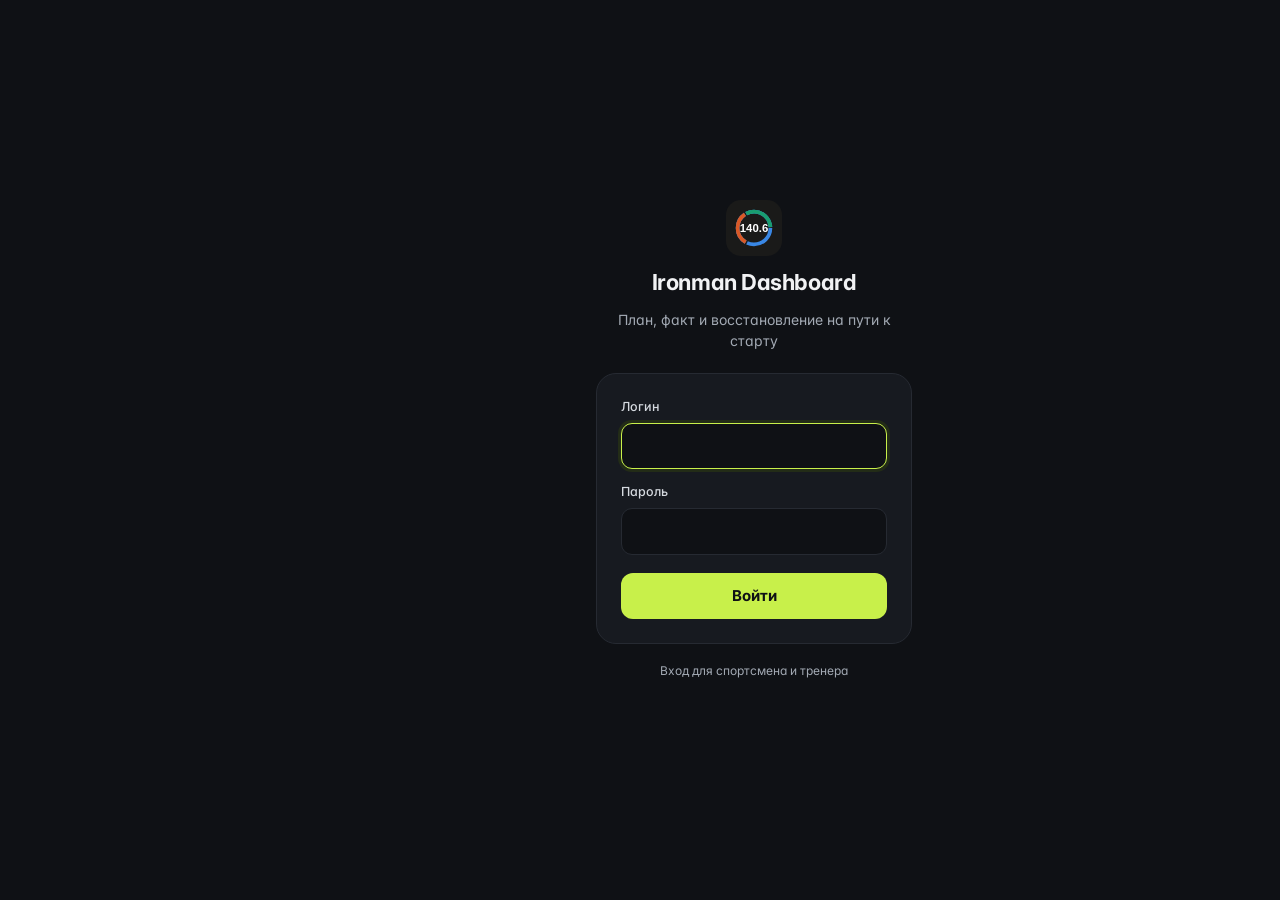
<file: web/login.html>
<!doctype html>
<html lang="ru">
<head>
  <meta charset="utf-8">
  <meta name="viewport" content="width=device-width, initial-scale=1, viewport-fit=cover">
  <title>Вход · Ironman</title>
  <meta name="theme-color" content="#0f1115">
  <link rel="manifest" href="manifest.webmanifest">
  <link rel="icon" href="icons/icon.svg" type="image/svg+xml">
  <link rel="apple-touch-icon" href="icons/icon-192.png">
  <link href="https://fonts.googleapis.com/css2?family=Barlow+Condensed:wght@600;700&family=Inter:wght@400;500;600;700&display=swap" rel="stylesheet">
  <link rel="stylesheet" href="styles.css?v=23">
  <style>
    body { min-height: 100vh; display: grid; place-items: center; padding: 24px 16px; }
    .login { width: 100%; max-width: 380px; }
    .login-brand { display: flex; flex-direction: column; align-items: center; gap: 10px; margin-bottom: 22px; text-align: center; }
    .login-brand img { width: 56px; height: 56px; border-radius: 15px; }
    .login-brand h1 { margin: 0; font-size: 22px; letter-spacing: -.02em; }
    .login-brand p { margin: 0; color: var(--muted); }
    .login .card { padding: 24px; }
    .field { display: flex; flex-direction: column; gap: 6px; margin-bottom: 14px; }
    .field span { font-size: 12.5px; font-weight: 500; color: var(--ink-2); }
    .field input {
      font: inherit; font-size: 15px; color: var(--ink); background: var(--page);
      border: 1px solid var(--border); border-radius: 11px; padding: 11px 13px; outline: none;
    }
    .field input:focus { border-color: var(--accent); box-shadow: 0 0 0 3px var(--accent-soft); }
    .login .btn.primary { width: 100%; padding: 11px; font-size: 15px; margin-top: 4px; }
    .err { display: none; margin-bottom: 14px; padding: 10px 12px; border-radius: 10px; font-size: 13px; background: var(--bad-soft); color: var(--bad-ink); }
    .err.on { display: block; }
    .foot { margin-top: 18px; text-align: center; font-size: 12px; color: var(--muted); }
  </style>
</head>
<body>
  <main class="login">
    <div class="login-brand">
      <img src="icons/icon.svg" alt="">
      <h1>Ironman Dashboard</h1>
      <p>План, факт и восстановление на пути к старту</p>
    </div>
    <form class="card" id="f" autocomplete="on">
      <div class="err" id="err" role="alert"></div>
      <label class="field"><span>Логин</span>
        <input name="login" autocomplete="username" autocapitalize="none" spellcheck="false" required autofocus></label>
      <label class="field"><span>Пароль</span>
        <input name="password" type="password" autocomplete="current-password" required></label>
      <button class="btn primary" type="submit">Войти</button>
    </form>
    <div class="foot">Вход для спортсмена и тренера</div>
  </main>
  <script>
    const f = document.getElementById("f"), err = document.getElementById("err");
    f.onsubmit = async (e) => {
      e.preventDefault();
      const b = f.querySelector("button"); b.disabled = true; err.classList.remove("on");
      try {
        const r = await fetch("/api/login", { method: "POST", headers: { "Content-Type": "application/json" },
          body: JSON.stringify({ login: f.login.value, password: f.password.value }) });
        if (r.ok) { location.replace("/"); return; }
        const d = await r.json().catch(() => ({}));
        err.textContent = d.detail || "Не удалось войти"; err.classList.add("on");
        f.password.value = ""; f.password.focus();
      } catch { err.textContent = "Нет связи с сервером"; err.classList.add("on"); }
      b.disabled = false;
    };
  </script>
</body>
</html>
</file>
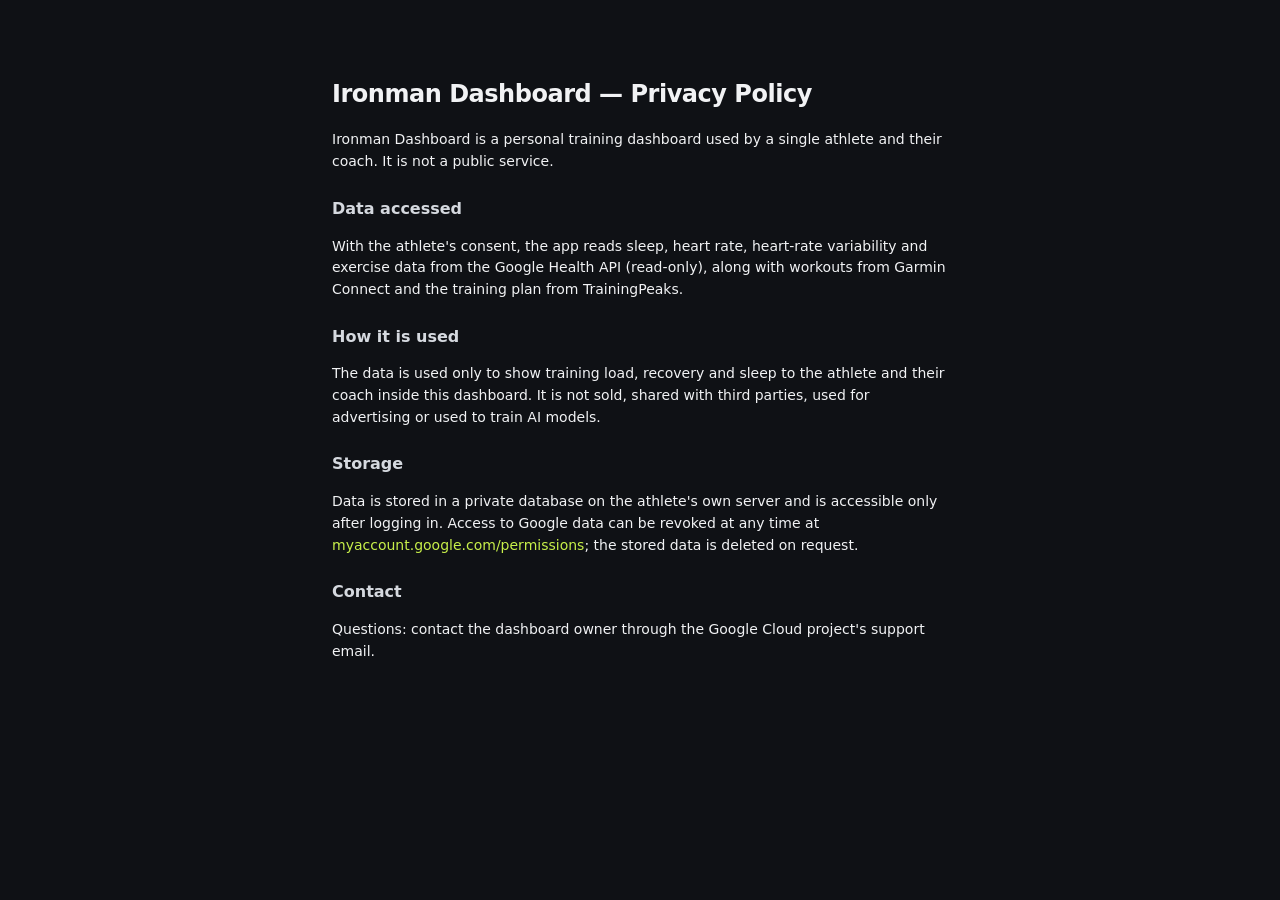
<file: web/privacy.html>
<!doctype html>
<html lang="ru">
<head>
  <meta charset="utf-8">
  <meta name="viewport" content="width=device-width, initial-scale=1">
  <title>Privacy · Ironman Dashboard</title>
  <link rel="stylesheet" href="styles.css?v=19">
  <style>
    body { padding: 32px 16px; }
    main { max-width: 680px; margin: 0 auto; line-height: 1.55; }
    h1 { font-size: 24px; letter-spacing: -.02em; }
    h2 { font-size: 16px; margin-top: 24px; }
  </style>
</head>
<body>
<main>
  <h1>Ironman Dashboard — Privacy Policy</h1>
  <p>Ironman Dashboard is a personal training dashboard used by a single athlete and their coach. It is not a public service.</p>
  <h2>Data accessed</h2>
  <p>With the athlete's consent, the app reads sleep, heart rate, heart-rate variability and exercise data from the Google Health API (read-only), along with workouts from Garmin Connect and the training plan from TrainingPeaks.</p>
  <h2>How it is used</h2>
  <p>The data is used only to show training load, recovery and sleep to the athlete and their coach inside this dashboard. It is not sold, shared with third parties, used for advertising or used to train AI models.</p>
  <h2>Storage</h2>
  <p>Data is stored in a private database on the athlete's own server and is accessible only after logging in. Access to Google data can be revoked at any time at <a href="https://myaccount.google.com/permissions">myaccount.google.com/permissions</a>; the stored data is deleted on request.</p>
  <h2>Contact</h2>
  <p>Questions: contact the dashboard owner through the Google Cloud project's support email.</p>
</main>
</body>
</html>
</file>
<file: web/styles.css>
/* ============ токены ============ */
/* Тёмная спортивная тема (макет из Claude Design): графит, салатовый акцент, цвета дисциплин */
:root {
  color-scheme: dark;
  --page: #0f1115;
  --surface: #171a20;
  --surface-2: #1f232b;
  --surface-3: #2a2f38;
  --ink: #f1f2f4;
  --ink-2: #d5d9df;
  --muted: #a2a9b3;
  --grid: #23272f;
  --axis: #3a3f48;
  --border: #262a32;
  --shadow: none;
  --accent: #c8f04a;
  --accent-ink: #0f1115;
  --accent-soft: #232c17;
  /* виды спорта — категориальные слоты */
  --swim: #4fb3ff; --bike: #ffb84d; --run: #ff6f59; --strength: #b28cff;
  --hockey: #8e9bff; --football: #ff7fb0; --other: #8a919b;
  /* серии графиков */
  --s1: #5aa9ff; --s2: #ffb84d; --s3: #c8f04a;
  /* статусы */
  --good: #7ed957; --warning: #f5c44e; --serious: #ff8a5c; --critical: #ff5c5c;
  --good-ink: #9be36b; --warn-ink: #f5c44e; --bad-ink: #ff8a7a;
  --good-soft: #1b2a16; --warn-soft: #2e2510; --bad-soft: #351919;
  --radius: 20px;
  --font: "Inter", system-ui, -apple-system, "Segoe UI", Roboto, sans-serif;
  --display: "Barlow Condensed", "Inter", system-ui, sans-serif;
}

/* ============ база ============ */
* { box-sizing: border-box; }
html, body { margin: 0; }
body {
  background: var(--page); color: var(--ink);
  font: 14px/1.5 var(--font); font-feature-settings: "cv11", "ss01";
  -webkit-font-smoothing: antialiased;
}
a { color: var(--accent); text-decoration: none; }
.muted { color: var(--muted); }
.num { font-variant-numeric: tabular-nums; }
code { background: var(--surface-2); padding: 1px 6px; border-radius: 6px; font-size: 12.5px; }
svg.ico { width: 18px; height: 18px; flex: none; stroke: currentColor; fill: none; stroke-width: 1.8; stroke-linecap: round; stroke-linejoin: round; }
h2 { font-size: 13px; font-weight: 600; color: var(--ink-2); margin: 28px 0 10px; }
h2:first-child { margin-top: 0; }

/* ============ каркас ============ */
.sidebar {
  position: fixed; inset: 0 auto 0 0; width: 228px; z-index: 20;
  display: flex; flex-direction: column; gap: 20px; padding: 20px 14px;
  background: var(--surface); border-right: 1px solid var(--border);
}
.brand { display: flex; align-items: center; gap: 10px; padding: 0 6px; }
.brand img { width: 32px; height: 32px; border-radius: 9px; }
.brand b { display: block; font-size: 15px; letter-spacing: -.01em; }
.brand span { display: block; font-size: 12px; }
.tabs { display: flex; flex-direction: column; gap: 2px; }
.tabs a {
  display: flex; align-items: center; gap: 11px; padding: 9px 10px; border-radius: 10px;
  color: var(--ink-2); font-weight: 500;
}
.tabs a:hover { background: var(--surface-2); color: var(--ink); }
.tabs a.active { background: var(--accent-soft); color: var(--accent); }
.sidebar-foot { margin-top: auto; display: flex; flex-direction: column; gap: 8px; }
#sync-info { font-size: 12px; padding: 0 6px; }
.mobile-bar { display: none; }

main { margin-left: 228px; padding: 28px 32px 48px; max-width: 1360px; }
.view { display: none; }
.view.active { display: block; animation: fade .18s ease-out; }
@keyframes fade { from { opacity: 0; transform: translateY(4px); } to { opacity: 1; transform: none; } }

/* ============ элементы ============ */
.btn {
  font: inherit; font-weight: 500; cursor: pointer; border-radius: 10px; padding: 8px 14px;
  border: 1px solid var(--border); background: var(--surface); color: var(--ink);
  display: inline-flex; align-items: center; gap: 8px; justify-content: center;
}
.btn:hover { background: var(--surface-2); }
.btn.primary { background: var(--accent); color: var(--accent-ink); font-weight: 700; border-color: transparent; }
.btn.primary:hover { filter: brightness(1.06); }
.btn.ghost { background: transparent; }
.btn.full { width: 100%; justify-content: flex-start; }
.btn:disabled { opacity: .55; cursor: progress; }
.btn:disabled svg { animation: spin 1s linear infinite; }
@keyframes spin { to { transform: rotate(360deg); } }
.icon-btn { all: unset; cursor: pointer; display: grid; place-items: center; width: 38px; height: 38px; border-radius: 10px; color: var(--ink-2); }
.icon-btn:hover { background: var(--surface-2); }
.badge { align-self: flex-start; font-size: 11px; font-weight: 600; padding: 2px 8px; border-radius: 99px; background: var(--warn-soft); color: var(--warn-ink); }

.card {
  background: var(--surface); border: 1px solid var(--border); border-radius: var(--radius);
  padding: 18px 20px; box-shadow: var(--shadow); min-width: 0;
}
.card-h { display: flex; align-items: center; justify-content: space-between; gap: 12px; margin-bottom: 14px; }
.card-h h3 { margin: 0; font-size: 15px; font-weight: 600; letter-spacing: -.005em; display: flex; align-items: center; gap: 8px; }
.card-h h3 .ico { color: var(--muted); }
.card-h .meta { font-size: 12px; color: var(--muted); text-align: right; }
.row-between { display: flex; align-items: center; justify-content: space-between; gap: 10px; flex-wrap: wrap; margin-bottom: 12px; }

.grid { display: grid; gap: 14px; }
.g2 { grid-template-columns: repeat(2, minmax(0, 1fr)); }
.g3 { grid-template-columns: repeat(3, minmax(0, 1fr)); }
.g4 { grid-template-columns: repeat(4, minmax(0, 1fr)); }
.stack { display: flex; flex-direction: column; gap: 16px; min-width: 0; }

.stat .label { font-size: 12px; color: var(--muted); font-weight: 500; }
.stat .value { font-size: 24px; font-weight: 650; letter-spacing: -.02em; margin-top: 2px; line-height: 1.2; }
.stat .value small { font-size: 13px; color: var(--muted); font-weight: 500; margin-left: 4px; letter-spacing: 0; }
.stat .delta { font-size: 12px; color: var(--muted); margin-top: 3px; }
.card.stat { padding: 14px 16px; }
.delta.up, .t-good { color: var(--good-ink) !important; }
.t-warn { color: var(--warn-ink) !important; }
.t-bad { color: var(--bad-ink) !important; }

.pill { display: inline-flex; align-items: center; gap: 6px; font-size: 12px; font-weight: 600; padding: 4px 10px; border-radius: 99px; background: var(--surface-2); color: var(--ink-2); white-space: nowrap; }
.pill .dot { width: 7px; height: 7px; border-radius: 50%; }
.dot.done { background: var(--good); } .dot.partial { background: var(--warning); }
.dot.off { background: var(--serious); } .dot.missed { background: var(--critical); }
.dot.upcoming, .dot.today { background: transparent; box-shadow: inset 0 0 0 2px var(--axis); }
.dot.unplanned { background: var(--accent); } .dot.rest { background: var(--axis); }

.seg { display: inline-flex; background: var(--surface-2); border-radius: 10px; padding: 3px; }
.seg button { font: inherit; font-size: 13px; font-weight: 500; border: 0; background: transparent; color: var(--ink-2); padding: 5px 12px; border-radius: 8px; cursor: pointer; }
.seg button.on { background: var(--surface); color: var(--ink); box-shadow: 0 0 0 1px var(--border), var(--shadow); }

.legend { display: flex; flex-wrap: wrap; gap: 6px 14px; font-size: 12px; color: var(--ink-2); }
.legend span { display: inline-flex; align-items: center; gap: 6px; }

.progress { height: 6px; border-radius: 99px; background: var(--surface-2); overflow: hidden; }
.progress > div { height: 100%; background: var(--accent); border-radius: 99px; }

.toast {
  position: fixed; left: 50%; bottom: 28px; transform: translateX(-50%); z-index: 50;
  background: var(--ink); color: var(--page); padding: 11px 16px; border-radius: 12px; font-size: 13.5px;
  max-width: min(560px, calc(100% - 32px)); white-space: pre-line; box-shadow: 0 8px 24px rgba(0,0,0,.18);
}

/* ============ страница «Сегодня» ============ */
.page-head { display: flex; align-items: flex-end; justify-content: space-between; gap: 16px; flex-wrap: wrap; margin-bottom: 20px; }
.page-head h1 { margin: 0; font-size: 26px; font-weight: 700; letter-spacing: -.025em; }
.page-head .sub { color: var(--muted); margin-top: 2px; }
.race-pill { display: flex; align-items: center; gap: 12px; padding: 10px 14px; border-radius: 14px; background: var(--surface); border: 1px solid var(--border); box-shadow: var(--shadow); }
.race-pill b { font-size: 20px; letter-spacing: -.02em; }
.race-pill .progress { width: 120px; }

.ready { display: grid; grid-template-columns: auto 1fr; gap: 6px 16px; align-items: center; padding: 16px 20px; margin-bottom: 16px; }
.ready .ring { grid-row: span 2; width: 44px; height: 44px; border-radius: 12px; display: grid; place-items: center; }
.ready .ring svg { width: 22px; height: 22px; }
.ready.good .ring { background: var(--good-soft); color: var(--good-ink); }
.ready.warn .ring { background: var(--warn-soft); color: var(--warn-ink); }
.ready.bad .ring { background: var(--bad-soft); color: var(--bad-ink); }
.ready .verdict { font-size: 16px; font-weight: 600; letter-spacing: -.01em; }
.factors { display: flex; flex-wrap: wrap; gap: 6px; }
.factor { display: inline-flex; align-items: center; gap: 6px; font-size: 12.5px; padding: 4px 10px; border-radius: 99px; background: var(--surface-2); color: var(--ink-2); }
.factor b { color: var(--ink); font-weight: 600; }
.factor i { width: 7px; height: 7px; border-radius: 50%; }
.factor.good i { background: var(--good); } .factor.warn i { background: var(--warning); } .factor.bad i { background: var(--critical); }

.kpis { display: grid; grid-template-columns: repeat(4, minmax(0, 1fr)); gap: 14px; margin-bottom: 16px; }
.kpi { display: flex; flex-direction: column; justify-content: space-between; gap: 10px; }
.kpi .stat .value { font-size: 30px; }
.kpi .spark { display: block; width: 100%; height: 30px; }
.kpi .bar-mini { margin: 8px 0 11px; }

.today-grid { display: grid; grid-template-columns: minmax(0, 1.65fr) minmax(320px, 1fr); gap: 16px; align-items: start; margin-bottom: 16px; }
.card.section { margin-bottom: 16px; }

.wo-today { display: grid; grid-template-columns: 44px 1fr auto; gap: 4px 14px; align-items: start; }
.wo-today + .wo-today { margin-top: 16px; padding-top: 16px; border-top: 1px solid var(--border); }
.sport-badge { width: 44px; height: 44px; border-radius: 12px; display: grid; place-items: center; color: var(--c); background: color-mix(in srgb, var(--c) 14%, transparent); }
.sport-badge svg { width: 22px; height: 22px; }
.wo-today .t { font-size: 17px; font-weight: 600; letter-spacing: -.01em; }
.wo-today .facts { display: flex; flex-wrap: wrap; gap: 4px 16px; color: var(--ink-2); font-size: 13px; margin-top: 2px; }
.wo-today .facts b { color: var(--ink); font-weight: 600; }
.wo-today .desc { grid-column: 2 / 4; white-space: pre-line; color: var(--ink-2); background: var(--surface-2); border-radius: 12px; padding: 12px 14px; margin-top: 10px; font-size: 13.5px; line-height: 1.55; position: relative; }
.desc .more { display: none; }
.desc.clamp { max-height: 9.5em; overflow: hidden; padding-bottom: 36px; }
.desc.clamp.expanded { max-height: none; }
.desc.clamp .more {
  all: unset; display: block; position: absolute; left: 0; right: 0; bottom: 0; padding: 26px 14px 9px; cursor: pointer;
  font-size: 12.5px; font-weight: 600; color: var(--accent); border-radius: 0 0 12px 12px;
  background: linear-gradient(to bottom, transparent, var(--surface-2) 55%);
}
.desc.clamp .more::after { content: "Показать полностью ↓"; }
.desc.clamp.expanded .more { position: static; background: none; padding: 8px 0 0; }
.desc.clamp.expanded .more::after { content: "Свернуть ↑"; }
.desc.clamp.expanded { padding-bottom: 12px; }
.empty { padding: 14px 0; color: var(--muted); }

.signals { display: flex; flex-direction: column; }
.signal { display: grid; grid-template-columns: 20px 1fr; gap: 10px; padding: 9px 0; font-size: 13.5px; }
.signal + .signal { border-top: 1px solid var(--border); }
.signal .ico { width: 18px; height: 18px; margin-top: 1px; }
.signal.bad .ico { color: var(--bad-ink); } .signal.warn .ico { color: var(--warn-ink); } .signal.good .ico { color: var(--good-ink); }

.mini-stats { display: grid; grid-template-columns: repeat(2, minmax(0, 1fr)); gap: 14px 12px; }
.mini-stats .stat .value { font-size: 20px; }
.divider { height: 1px; background: var(--border); margin: 14px 0; }
.src-tag { font-size: 11px; font-weight: 600; color: var(--muted); text-transform: uppercase; letter-spacing: .05em; margin-bottom: 8px; }

.training-grid { display: grid; grid-template-columns: 1fr 1.25fr 0.95fr; gap: 22px; }
.training-grid > div + div { border-left: 1px solid var(--border); padding-left: 24px; }
.race-list { display: grid; grid-template-columns: repeat(2, minmax(0, 1fr)); gap: 12px; }

/* ============ тренировка в списке ============ */
.workout { display: grid; grid-template-columns: 4px 1fr auto; gap: 0 14px; padding: 14px 18px 14px 0; cursor: pointer; }
.workout + .workout { border-top: 1px solid var(--border); }
.workout:hover { background: color-mix(in srgb, var(--surface-2) 50%, transparent); }
.workout .bar { border-radius: 0 4px 4px 0; background: var(--other); }
.workout .t { font-weight: 600; display: flex; align-items: center; gap: 8px; }
.workout .t .ico { width: 16px; height: 16px; color: var(--c); }
.workout .meta { color: var(--ink-2); font-size: 12.5px; margin-top: 2px; }
.workout .details { grid-column: 2 / 4; display: none; margin-top: 12px; font-size: 13.5px; cursor: default; }
.workout.open .details { display: block; }
.coach { background: var(--surface-2); padding: 9px 12px; border-radius: 10px; margin-top: 8px; font-size: 13px; }
.coach b { color: var(--ink-2); font-weight: 600; }
.pf { width: 100%; border-collapse: collapse; margin-top: 10px; font-size: 13px; }
.pf th, .pf td { text-align: right; padding: 6px 8px; border-bottom: 1px solid var(--border); }
.pf th:first-child, .pf td:first-child { text-align: left; color: var(--ink-2); font-weight: 500; }
.pf thead th { color: var(--muted); font-weight: 500; }

/* анализ Garmin / Fitbit */
.analysis { border: 1px solid var(--border); border-radius: 12px; padding: 14px; margin: 12px 0; }
.te-head { display: flex; gap: 8px; align-items: baseline; font-size: 13px; }
.te-head b { font-size: 18px; }
.meter { height: 6px; border-radius: 99px; background: var(--surface-2); margin: 5px 0; overflow: hidden; }
.meter > div { height: 100%; border-radius: 99px; background: var(--accent); }
.te-msg { font-size: 13px; color: var(--ink-2); }
.an-cells { margin-top: 12px; gap: 10px; }
.zones { margin-top: 12px; }
.zl { font-size: 12px; color: var(--muted); margin-bottom: 5px; }
.zbar { display: flex; height: 10px; gap: 2px; border-radius: 4px; overflow: hidden; }
.zlegend { display: flex; flex-wrap: wrap; gap: 4px 12px; font-size: 12px; color: var(--ink-2); margin-top: 5px; }
.zlegend i { display: inline-block; width: 8px; height: 8px; border-radius: 2px; margin-right: 4px; }
.z1 { background: #86b6ef; } .z2 { background: #5598e7; } .z3 { background: #2a78d6; } .z4 { background: #1c5cab; } .z5 { background: #104281; }
.z5 { background: #184f95; }
:root[data-theme="dark"] .z5 { background: #184f95; }
.bal { margin-bottom: 10px; }
.bal-h { display: flex; justify-content: space-between; font-size: 13px; margin-bottom: 4px; }
.brange { position: relative; height: 8px; background: var(--surface-2); border-radius: 99px; }
.brange .band { position: absolute; top: 0; bottom: 0; background: color-mix(in srgb, var(--good) 26%, transparent); border-radius: 99px; }
.brange .val { position: absolute; left: 0; top: 2px; height: 4px; background: var(--ink-2); border-radius: 99px; }
.brange .val.ok { background: var(--good-ink); }

/* режим */
.nights { display: flex; gap: 4px; margin-top: 14px; }
.night { flex: 1 1 0; min-width: 0; text-align: center; font-size: 10.5px; color: var(--muted); }
.night i { display: block; height: 18px; border-radius: 5px; margin-bottom: 3px; background: var(--surface-2); }
.night.ok i { background: var(--good); } .night.near i { background: var(--warning); } .night.late i { background: color-mix(in srgb, var(--critical) 80%, transparent); }

/* ============ две линии План / Факт ============ */
.lanes { position: relative; }
.lane-grid { display: grid; grid-template-columns: 46px repeat(7, minmax(0, 1fr)); column-gap: 8px; }
.lane-head { text-align: center; font-size: 12px; color: var(--muted); padding-bottom: 8px; }
.lane-head b { color: var(--ink); font-weight: 650; font-size: 14px; margin-left: 2px; }
.lane-head.is-today { color: var(--accent); } .lane-head.is-today b { color: var(--accent); }
.lane-label { font-size: 11px; font-weight: 600; text-transform: uppercase; letter-spacing: .06em; color: var(--muted); align-self: center; }
.lane-cell { display: flex; flex-direction: column; gap: 5px; min-height: 58px; padding: 5px; border-radius: 12px; background: var(--surface-2); }
.lane-cell.is-today { background: var(--accent-soft); }
.lane-gap { height: 32px; }
.lane-arrows { position: absolute; inset: 0; pointer-events: none; overflow: visible; }
.chip {
  all: unset; box-sizing: border-box; cursor: pointer; display: grid; grid-template-columns: auto 1fr; column-gap: 6px; align-items: center;
  background: var(--surface); border: 1px solid var(--border); border-radius: 9px; box-shadow: var(--shadow);
  padding: 6px 7px; font-size: 12px; line-height: 1.25; position: relative; z-index: 1; min-width: 0;
}
.chip:hover { border-color: var(--axis); }
.chip .ci { grid-row: span 2; width: 22px; height: 22px; border-radius: 6px; display: grid; place-items: center; color: var(--c); background: color-mix(in srgb, var(--c) 14%, transparent); }
.chip .ci svg { width: 14px; height: 14px; }
.chip .ct { overflow: hidden; text-overflow: ellipsis; white-space: nowrap; font-weight: 600; }
.chip .cs { color: var(--muted); font-size: 11px; display: flex; gap: 4px; justify-content: space-between; }
.chip .cp { font-weight: 650; color: var(--good-ink); }
.chip.s-missed { background: transparent; box-shadow: none; border-style: dashed; }
.chip.s-missed .ct { text-decoration: line-through; text-decoration-color: var(--critical); color: var(--muted); }
.chip.s-upcoming, .chip.s-today { background: transparent; box-shadow: none; }
.chip.s-unplanned { border-style: dashed; }
.chip.rest { color: var(--muted); }

/* ============ календарь ============ */
.cal-nav { display: flex; align-items: center; gap: 8px; margin-bottom: 16px; flex-wrap: wrap; }
.cal-nav .range { font-weight: 600; font-size: 16px; margin-left: 6px; min-width: 160px; }
.cal-day { margin-bottom: 14px; }
.cal-day .head { display: flex; justify-content: space-between; align-items: baseline; margin-bottom: 6px; padding: 0 4px; }
.cal-day .head b { font-weight: 600; }
.cal-day.is-today .head b { color: var(--accent); }
.cal-day .card { padding: 0 0 0 0; overflow: hidden; }
.cal-day .empty { padding: 12px 18px; font-size: 13px; }
.add-form summary { cursor: pointer; list-style: none; display: flex; align-items: center; gap: 8px; }
.add-form summary::-webkit-details-marker { display: none; }
.add-form label { display: flex; flex-direction: column; gap: 5px; font-size: 12px; color: var(--ink-2); font-weight: 500; }
.add-form input, .add-form select { font: inherit; font-size: 14px; color: var(--ink); background: var(--page); border: 1px solid var(--border); border-radius: 10px; padding: 8px 10px; }
.add-form .wide { grid-column: span 3; }

/* ============ графики и таблицы ============ */
.chart-card h3 { margin: 0 0 2px; font-size: 15px; font-weight: 600; }
.chart-card .sub { color: var(--muted); font-size: 12.5px; margin-bottom: 12px; }
.chart-box { position: relative; height: 270px; }
.chart-box.sm { height: 180px; }
table.data { width: 100%; border-collapse: collapse; font-size: 13px; }
table.data th, table.data td { padding: 8px 10px; border-bottom: 1px solid var(--border); text-align: right; }
table.data th:first-child, table.data td:first-child { text-align: left; }
table.data th { color: var(--muted); font-weight: 500; }
table.data tr:last-child td { border-bottom: 0; }
.table-wrap { overflow-x: auto; }
.sport-cell { display: inline-flex; align-items: center; gap: 8px; white-space: nowrap; }
.sport-cell .ico { width: 16px; height: 16px; color: var(--c); }

/* источники */
.src { display: flex; align-items: center; justify-content: space-between; gap: 12px; padding: 14px 0; }
.src + .src { border-top: 1px solid var(--border); }
.src .name { font-weight: 600; }
.status-ok { color: var(--good-ink); } .status-bad { color: var(--bad-ink); }
.alert { display: flex; gap: 10px; align-items: flex-start; padding: 12px 14px; border-radius: 12px; background: var(--warn-soft); }
ol.steps { padding-left: 20px; margin: 0; } ol.steps li { margin: 6px 0; }

/* ============ планшет ============ */
@media (max-width: 1180px) {
  .today-grid { grid-template-columns: minmax(0, 1fr); }
  .training-grid { grid-template-columns: 1fr 1fr; }
  .training-grid > div:nth-child(3) { grid-column: 1 / -1; border-left: 0; padding-left: 0; border-top: 1px solid var(--border); padding-top: 18px; }
}

/* ============ телефон ============ */
@media (max-width: 760px) {
  body { padding-bottom: calc(76px + env(safe-area-inset-bottom)); }
  .sidebar { all: unset; }
  .sidebar .brand, .sidebar-foot { display: none; }
  .tabs {
    position: fixed; left: 0; right: 0; bottom: 0; z-index: 30; flex-direction: row; justify-content: space-around; gap: 0;
    background: var(--surface); border-top: 1px solid var(--border);
    padding: 6px 4px calc(6px + env(safe-area-inset-bottom));
  }
  .tabs a { flex-direction: column; gap: 3px; font-size: 10.5px; padding: 5px 4px; flex: 1; text-align: center; }
  .tabs a.active { background: transparent; }
  .tabs a svg { width: 22px; height: 22px; }
  .mobile-bar {
    display: flex; align-items: center; justify-content: space-between; position: sticky; top: 0; z-index: 25;
    padding: 10px 16px; padding-top: calc(10px + env(safe-area-inset-top));
    background: var(--page); border-bottom: 1px solid var(--border);
  }
  .mobile-bar .brand img { width: 28px; height: 28px; }
  main { margin: 0; padding: 16px; }
  .page-head h1 { font-size: 22px; }
  .race-pill { width: 100%; justify-content: space-between; }
  .kpis { grid-template-columns: repeat(2, minmax(0, 1fr)); gap: 10px; }
  .kpi .stat .value { font-size: 24px; }
  .kpi .spark { display: none; }
  .card { padding: 16px; }
  .ready { grid-template-columns: auto 1fr; padding: 14px 16px; }
  .ready .factors { grid-column: 1 / -1; }
  .ready .ring { grid-row: auto; }
  .g4 { grid-template-columns: repeat(2, minmax(0, 1fr)); }
  .g3 { grid-template-columns: repeat(2, minmax(0, 1fr)); }
  .g2.charts2, .analysis .g2 { grid-template-columns: minmax(0, 1fr); }
  .training-grid { grid-template-columns: 1fr; gap: 18px; }
  .training-grid > div + div { border-left: 0; padding-left: 0; border-top: 1px solid var(--border); padding-top: 18px; }
  .wo-today { grid-template-columns: 40px 1fr; }
  .wo-today .pill-wrap { grid-column: 2; }
  .wo-today .desc { grid-column: 1 / -1; }
  .lane-grid { grid-template-columns: 26px repeat(7, minmax(0, 1fr)); column-gap: 3px; }
  .lane-label { writing-mode: vertical-rl; transform: rotate(180deg); justify-self: center; }
  .lane-cell { padding: 3px; min-height: 48px; border-radius: 9px; }
  .chip { grid-template-columns: 1fr; padding: 4px 2px; text-align: center; justify-items: center; }
  .chip .ci { grid-row: auto; width: 20px; height: 20px; }
  .chip .ct { display: none; }
  .chip .cs { flex-direction: column; gap: 0; font-size: 10px; align-items: center; }
  .chart-box { height: 220px; }
  .add-form .wide { grid-column: 1 / -1; }
  table.data td:first-child { white-space: nowrap; }
}
.bal-h span:first-child { white-space: nowrap; }
.bal-h .num { font-size: 12.5px; white-space: nowrap; }

/* ============ дисциплины ============ */
.goal-tabs button { display: inline-flex; align-items: center; gap: 6px; }
.goal-tabs .ico { width: 15px; height: 15px; }
.split-row { display: grid; grid-template-columns: 110px 1fr; align-items: center; gap: 12px; margin-bottom: 10px; }
.split-label { display: flex; flex-direction: column; font-size: 12px; color: var(--muted); }
.split-label b { color: var(--ink); font-size: 13px; }
.split-label .num { font-size: 18px; font-weight: 650; color: var(--ink); }
.split-bar { display: flex; height: 34px; gap: 2px; border-radius: 9px; overflow: hidden; min-width: 0; }
.split-bar span { display: grid; place-items: center; color: #fff; font-size: 12px; font-weight: 600; font-variant-numeric: tabular-nums; min-width: 0; overflow: hidden; }
.sb-swim { background: var(--swim); } .sb-bike { background: var(--bike); } .sb-run { background: var(--run); }
.sb-t1, .sb-t2 { background: var(--axis); }
.legend .sw { display: inline-block; width: 10px; height: 10px; border-radius: 3px; }
.disc-card { color: inherit; transition: border-color .15s; }
.disc-card:hover { border-color: var(--axis); }
.sport-badge.sm { width: 28px; height: 28px; border-radius: 8px; }
.sport-badge.sm svg { width: 16px; height: 16px; }
.goal-form { display: flex; flex-direction: column; gap: 10px; }
.goal-form label { display: grid; grid-template-columns: 100px 120px 1fr; align-items: center; gap: 12px; font-size: 13.5px; }
.goal-form input { font: inherit; font-variant-numeric: tabular-nums; color: var(--ink); background: var(--page); border: 1px solid var(--border); border-radius: 10px; padding: 7px 10px; width: 100%; }
.goal-form em { font-style: normal; font-size: 12.5px; }
.goal-total { display: grid; grid-template-columns: 100px 1fr; gap: 12px; padding-top: 10px; border-top: 1px solid var(--border); }
.goal-total b { font-size: 18px; }
.goal-form .btn { align-self: flex-start; margin-top: 4px; }
@media (max-width: 760px) {
  .split-row { grid-template-columns: 1fr; gap: 4px; }
  .split-label { flex-direction: row; justify-content: space-between; align-items: baseline; }
  .goal-tabs { width: 100%; overflow-x: auto; }
  .goal-tabs button { flex: 1; justify-content: center; padding: 6px 8px; }
  .goal-tabs .ico { display: none; }
  .goal-form label { grid-template-columns: 80px 1fr; }
  .goal-form em { grid-column: 2; margin-top: -6px; }
  .tabs a { font-size: 9.5px; }
}

/* ============ карты ============ */
.map { border-radius: 12px; overflow: hidden; background: var(--surface-2); z-index: 0; }
.map-mini { height: 260px; margin: 12px 0 6px; }
.map-big { height: 440px; }
.map-legend { margin: 4px 0 8px; }
.map-wrap { display: grid; grid-template-columns: minmax(0, 1fr) 280px; gap: 16px; }
.route-list { display: flex; flex-direction: column; gap: 6px; max-height: 520px; overflow-y: auto; padding-right: 2px; }
.route { all: unset; cursor: pointer; display: flex; flex-direction: column; gap: 1px; padding: 9px 12px; border-radius: 10px; border: 1px solid var(--border); font-size: 13px; }
.route span { overflow: hidden; text-overflow: ellipsis; white-space: nowrap; }
.route:hover { background: var(--surface-2); }
.route.on { border-color: var(--accent); background: var(--accent-soft); }
.route-stats { display: flex; flex-wrap: wrap; gap: 6px 22px; font-size: 12.5px; color: var(--muted); }
.route-stats b { color: var(--ink); font-size: 15px; margin-right: 4px; }
.leaflet-container { font: inherit; background: var(--surface-2); }
@media (max-width: 1180px) { .map-wrap { grid-template-columns: 1fr; } .route-list { max-height: 240px; } }
@media (max-width: 760px) { .map-big { height: 320px; } }
/* подложка OSM: приглушённая, чтобы маршрут читался; в тёмной теме — инверсия */
.osm-tiles { filter: grayscale(.85) contrast(.9) brightness(1.04); }
.osm-tiles { filter: grayscale(1) invert(1) brightness(.85) contrast(.9); }
:root[data-theme="dark"] .osm-tiles { filter: grayscale(1) invert(1) brightness(.85) contrast(.9); }

/* ============ пояснения терминов ============ */
.term { text-decoration: underline dotted; text-decoration-color: var(--muted); text-underline-offset: 3px; cursor: help; }
.term:hover { text-decoration-color: var(--accent); }
#tip {
  position: fixed; z-index: 60; padding: 10px 12px; border-radius: 10px; font-size: 12.5px; line-height: 1.45;
  background: var(--ink); color: var(--page); box-shadow: 0 8px 24px rgba(0,0,0,.2); pointer-events: none;
}
#tip b { font-weight: 650; }
#tip div { margin-top: 4px; opacity: .82; }

/* ============ пользователь и роли ============ */
.user-box { display: flex; align-items: center; gap: 10px; padding: 10px 6px 0; border-top: 1px solid var(--border); margin-top: 4px; }
.user-box:empty { display: none; }
.user-box > div:nth-child(2) { flex: 1; min-width: 0; line-height: 1.3; }
.user-box b { display: block; font-size: 13px; overflow: hidden; text-overflow: ellipsis; white-space: nowrap; }
.user-box span { font-size: 11.5px; }
.avatar { width: 32px; height: 32px; border-radius: 50%; display: grid; place-items: center; font-weight: 600; background: var(--accent-soft); color: var(--accent); flex: none; }
.role-coach .athlete-only { display: none !important; }

/* ============ путь к старту ============ */
.phases { position: relative; display: flex; gap: 3px; height: 46px; margin: 30px 0 6px; }
.phase { border-radius: 8px; display: grid; place-items: center; font-size: 11.5px; font-weight: 600; color: var(--ink-2); background: var(--surface-2); overflow: hidden; min-width: 0; padding: 0 4px; text-align: center; line-height: 1.15; }
.phase span { overflow: hidden; text-overflow: ellipsis; }
.phase.ph0 { background: #cde2fb; } .phase.ph1 { background: #9ec5f4; } .phase.ph2 { background: var(--surface-2); }
.phase.ph3 { background: #86b6ef; } .phase.ph4 { background: #5598e7; color: #fff; } .phase.ph5 { background: #256abf; color: #fff; } .phase.ph6 { background: #0ca30c; color: #fff; }
.phase.cur { outline: 2px solid var(--ink); outline-offset: 1px; }
.phases .now { position: absolute; top: -14px; bottom: -6px; width: 2px; background: var(--critical); }
.phases .now b { position: absolute; top: -16px; left: 50%; transform: translateX(-50%); font-size: 10.5px; color: var(--bad-ink); white-space: nowrap; font-style: normal; }
.phase-dates { display: flex; justify-content: space-between; font-size: 12px; }
.phase.ph0, .phase.ph1, .phase.ph3 { color: #10213a; }
.desc-plain { margin-top: 12px; font-size: 13px; color: var(--ink-2); background: var(--surface-2); border-radius: 10px; padding: 10px 12px; }
.milestone { display: flex; align-items: center; gap: 10px; padding: 7px 0; font-size: 13.5px; }
.milestone + .milestone { border-top: 1px solid var(--border); }
.milestone .ico { color: var(--c, var(--muted)); width: 17px; height: 17px; }
.milestone span { flex: 1; } .milestone em { font-style: normal; font-size: 12.5px; }
.milestone.done .ico { color: var(--good-ink); } .milestone.done span { color: var(--good-ink); }
tr.cur-row td { background: var(--accent-soft); }

/* ============ рекорды ============ */
.pr-row { display: grid; grid-template-columns: 1fr auto 70px; gap: 10px; align-items: center; padding: 8px 0; }
.pr-row + .pr-row { border-top: 1px solid var(--border); }
.pr-row b { display: block; font-size: 15px; }
.pr-row span { display: block; font-size: 12px; }
.pr-row .spark { width: 70px; height: 26px; }

/* ============ гонка ============ */
.race-list-pick { display: flex; flex-direction: column; gap: 6px; max-height: 560px; overflow-y: auto; }
.race-pick { all: unset; cursor: pointer; display: flex; flex-direction: column; gap: 2px; padding: 10px 12px; border-radius: 11px; border: 1px solid var(--border); font-size: 13px; }
.race-pick > div { display: flex; align-items: center; gap: 8px; }
.race-pick:hover { background: var(--surface-2); }
.race-pick.on { border-color: var(--accent); background: var(--accent-soft); }
.pill.fast { background: var(--good-soft); color: var(--good-ink); font-size: 11px; padding: 2px 8px; }
.goal-form input[type=date] { font: inherit; }
.fuel-form { display: grid; grid-template-columns: repeat(4, minmax(0, 1fr)); gap: 10px 14px; margin-bottom: 14px; }
.fuel-form label { display: flex; flex-direction: column; gap: 5px; font-size: 12px; color: var(--ink-2); font-weight: 500; }
.fuel-form input { font: inherit; font-size: 14px; color: var(--ink); background: var(--page); border: 1px solid var(--border); border-radius: 10px; padding: 8px 10px; }
.fuel-card { border: 1px solid var(--border); border-left: 3px solid var(--c, var(--accent)); border-radius: 12px; padding: 12px 14px; font-size: 13.5px; display: flex; flex-direction: column; gap: 5px; }

/* ============ комментарии ============ */
.wo-right { display: flex; align-items: flex-start; gap: 6px; }
.cmt-pill { padding: 4px 8px; } .cmt-pill .ico { width: 13px; height: 13px; }
.cmt { padding: 9px 12px; border-radius: 11px; background: var(--surface-2); margin-top: 6px; font-size: 13.5px; white-space: pre-wrap; }
.cmt.coach { background: var(--accent-soft); }
.cmt-h { display: flex; align-items: baseline; gap: 8px; font-size: 12px; margin-bottom: 2px; }
.cmt-h b { font-size: 12.5px; }
.cmt-del { all: unset; cursor: pointer; margin-left: auto; color: var(--muted); font-size: 16px; line-height: 1; padding: 0 4px; }
.cmt-del:hover { color: var(--bad-ink); }
.cmt-form { display: flex; gap: 8px; margin-top: 8px; }
.cmt-form input { flex: 1; min-width: 0; font: inherit; color: var(--ink); background: var(--page); border: 1px solid var(--border); border-radius: 10px; padding: 8px 11px; }
.excl { display: flex; align-items: center; gap: 8px; font-size: 12.5px; color: var(--muted); margin-top: 10px; cursor: pointer; }

/* ============ пороги ============ */
.thr-grid { display: grid; grid-template-columns: repeat(4, minmax(0, 1fr)); gap: 12px 16px; }
.thr-grid label { display: flex; flex-direction: column; gap: 5px; font-size: 12px; color: var(--ink-2); font-weight: 500; }
.thr-grid input { font: inherit; font-size: 14px; color: var(--ink); background: var(--page); border: 1px solid var(--border); border-radius: 10px; padding: 8px 10px; }
.thr-grid em { font-style: normal; font-size: 11.5px; }
.thr-actions { grid-column: 1 / -1; display: flex; gap: 8px; }
.zones-row { display: flex; flex-wrap: wrap; align-items: center; gap: 6px 12px; margin-top: 14px; }
.zones-row .src-tag { margin: 0 6px 0 0; }
.zchip { display: inline-flex; align-items: center; gap: 6px; font-size: 12.5px; color: var(--ink-2); }
.zchip i { width: 10px; height: 10px; border-radius: 3px; }

/* ============ отчёт ============ */
.report-head { display: flex; justify-content: space-between; align-items: flex-end; gap: 12px; flex-wrap: wrap; margin-bottom: 18px; }
.report-head h1 { margin: 2px 0 0; font-size: 26px; letter-spacing: -.02em; }
@media print {
  .sidebar, .mobile-bar, .tabs, .no-print, .toast, #tip { display: none !important; }
  body { background: #fff; padding: 0; }
  main { margin: 0; padding: 0; max-width: none; }
  .card { box-shadow: none; break-inside: avoid; }
  .kpis { grid-template-columns: repeat(4, 1fr); }
}
@media (max-width: 760px) {
  .fuel-form, .thr-grid { grid-template-columns: repeat(2, minmax(0, 1fr)); }
  .phases { height: 38px; } .phase { font-size: 9.5px; }
  .pr-row { grid-template-columns: 1fr auto; } .pr-row .spark { display: none; }
}

/* ============ восстановление и нагрузка ============ */
.whoop { display: grid; grid-template-columns: auto 1fr; gap: 20px; align-items: center; margin-bottom: 16px; padding: 18px 22px; }
.whoop-rings { display: flex; gap: 14px; }
.ring-box { display: flex; flex-direction: column; align-items: center; gap: 2px; }
.ring { width: 118px; height: 118px; }
.ring-val { font: 700 30px var(--font); fill: var(--ink); letter-spacing: -.02em; }
.ring-sub { font: 500 10.5px var(--font); fill: var(--muted); }
.ring-label { font-size: 12px; font-weight: 600; color: var(--ink-2); }
.whoop-text .verdict { font-size: 16.5px; font-weight: 600; letter-spacing: -.01em; }
.whoop-left { margin: 6px 0 8px; font-size: 13.5px; color: var(--ink-2); }
.whoop-left b, .whoop-plan b { color: var(--ink); }
.whoop-plan { display: flex; align-items: flex-start; gap: 8px; font-size: 13px; margin-bottom: 8px; color: var(--ink-2); }
.whoop-plan .ico { width: 15px; height: 15px; color: var(--muted); }
.whoop .factor b { font-weight: 600; }
@media (max-width: 760px) {
  .whoop { grid-template-columns: 1fr; padding: 16px; }
  .whoop-rings { justify-content: center; }
  .ring { width: 104px; height: 104px; }
}
.stale { display: flex; gap: 8px; align-items: flex-start; margin-top: 8px; padding: 9px 12px; border-radius: 10px; background: var(--warn-soft); color: var(--warn-ink); font-size: 12.5px; }
.stale .ico { width: 16px; height: 16px; flex: none; margin-top: 1px; }
.stale b { color: inherit; }
.race-pill-sm { margin-left: 8px; background: var(--good-soft); color: var(--good-ink); padding: 2px 9px; vertical-align: 1px; }
.race-pill-sm .ico { width: 12px; height: 12px; }

/* ============ плавание: отрезки ============ */
.lengths { display: flex; align-items: flex-end; gap: 2px; height: 90px; padding: 4px 0; border-bottom: 1px solid var(--axis); }
.len { flex: 1 1 0; min-width: 3px; border-radius: 3px 3px 0 0; position: relative; }
.len.rest { background: var(--surface-3); }
.len.bad { outline: 2px solid var(--critical); outline-offset: -2px; }
.len i { position: absolute; top: -16px; left: 50%; transform: translateX(-50%); font-style: normal; font-size: 10px; color: var(--bad-ink); }
.swim-fix { display: flex; flex-wrap: wrap; align-items: center; gap: 8px 14px; margin-top: 12px; font-size: 13px; }
.swim-fix label { display: inline-flex; align-items: center; gap: 6px; }
.swim-fix input[type=number], .swim-fix select { font: inherit; color: var(--ink); background: var(--page); border: 1px solid var(--border); border-radius: 8px; padding: 5px 8px; }

/* ============ старты ============ */
.rc-filters { margin-bottom: 16px; display: flex; flex-direction: column; gap: 12px; }
.rc-sports { display: flex; flex-wrap: wrap; gap: 6px; }
.rc-chip { all: unset; cursor: pointer; display: inline-flex; align-items: center; gap: 6px; padding: 6px 12px; border-radius: 99px; font-size: 13px; font-weight: 500;
  border: 1px solid var(--border); color: var(--muted); }
.rc-chip .ico { width: 15px; height: 15px; }
.rc-chip.on { color: var(--ink); border-color: var(--c); background: color-mix(in srgb, var(--c) 14%, transparent); }
.rc-chip.on .ico { color: var(--c); }
.rc-row { display: flex; flex-wrap: wrap; gap: 8px; align-items: center; }
.rc-row select, .rc-row input { font: inherit; font-size: 13.5px; color: var(--ink); background: var(--page); border: 1px solid var(--border); border-radius: 10px; padding: 7px 10px; }
.rc-row input#rc-q { flex: 1; min-width: 180px; }
.rc-mine { display: inline-flex; align-items: center; gap: 5px; font-size: 13px; cursor: pointer; }
.rc-mine .ico { width: 14px; height: 14px; color: var(--warning); }
.rc-month h2 { margin-top: 22px; }
.rc-list { padding: 4px 18px; }
.rc-card { display: grid; grid-template-columns: 64px 1fr auto; gap: 14px; padding: 14px 0; align-items: start; }
.rc-card + .rc-card { border-top: 1px solid var(--border); }
.rc-date { text-align: center; border-left: 3px solid var(--c); padding-left: 6px; }
.rc-date b { display: block; font-size: 20px; letter-spacing: -.02em; line-height: 1.1; }
.rc-date span { font-size: 11.5px; color: var(--muted); }
.rc-title { font-weight: 600; display: flex; gap: 8px; align-items: flex-start; line-height: 1.3; }
.rc-ico { color: var(--c); flex: none; } .rc-ico .ico { width: 16px; height: 16px; margin-top: 1px; }
.rc-meta { font-size: 12.5px; color: var(--ink-2); margin: 3px 0 0 24px; }
.rc-km { display: flex; flex-wrap: wrap; gap: 4px; margin: 6px 0 0 24px; }
.rc-km span { font-size: 11.5px; padding: 2px 7px; border-radius: 6px; background: var(--surface-2); color: var(--ink-2); font-variant-numeric: tabular-nums; }
.rc-links { display: flex; flex-wrap: wrap; gap: 6px; margin: 8px 0 0 24px; }
.rc-link { font-size: 12px; font-weight: 500; padding: 3px 9px; border-radius: 8px; border: 1px solid var(--border); color: var(--ink-2); }
.rc-link:hover { border-color: var(--accent); color: var(--accent); }
.rc-link.primary { background: var(--accent); color: #fff; border-color: transparent; }
.rc-link.src { color: var(--muted); }
.rc-star { all: unset; cursor: pointer; color: var(--axis); padding: 4px; }
.rc-star .ico { width: 20px; height: 20px; }
.rc-star.on { color: var(--warning); } .rc-star.on .ico { fill: var(--warning); }
.rc-src { font-size: 12px; margin-top: 16px; line-height: 1.7; }
.rc-grid { display: grid; grid-template-columns: repeat(7, minmax(0, 1fr)); gap: 4px; }
.rc-wd { font-size: 11px; color: var(--muted); text-align: center; text-transform: uppercase; padding-bottom: 4px; }
.rc-day { min-height: 92px; border-radius: 10px; background: var(--surface-2); padding: 5px; overflow: hidden; font-size: 11px; }
.rc-day.empty { background: transparent; }
.rc-day.has { cursor: pointer; } .rc-day.has:hover, .rc-day.sel { outline: 2px solid var(--accent); outline-offset: -2px; }
.rc-day.today .rc-dn { color: #fff; background: var(--accent); border-radius: 99px; display: inline-block; padding: 0 6px; }
.rc-dn { font-weight: 650; font-size: 12px; margin-bottom: 3px; }
.rc-ev { white-space: nowrap; overflow: hidden; text-overflow: ellipsis; border-left: 3px solid var(--c); padding-left: 4px; margin-bottom: 2px; color: var(--ink-2); }
.rc-more { color: var(--muted); font-weight: 600; }
.rc-map { height: 620px; }
.rc-pop b { display: block; margin-bottom: 3px; } .rc-pop .rc-links { margin: 8px 0 0; }
.rc-pop .rc-link.primary { color: #fff; }
@media (max-width: 760px) {
  .rc-card { grid-template-columns: 52px 1fr auto; gap: 10px; }
  .rc-meta, .rc-km, .rc-links { margin-left: 0; }
  .rc-day { min-height: 54px; } .rc-ev { display: none; }
  .rc-day.has::after { content: "•"; color: var(--accent); font-size: 18px; line-height: 1; }
  .rc-map { height: 460px; }
}

/* ============ что повлияло на свежесть ============ */
.tsb-sports { display: flex; flex-wrap: wrap; align-items: center; gap: 8px; }
.tsb-sp { display: inline-flex; align-items: center; gap: 6px; padding: 5px 11px; border-radius: 99px; font-size: 13px; background: color-mix(in srgb, var(--c) 14%, transparent); }
.tsb-sp .ico { width: 15px; height: 15px; color: var(--c); } .tsb-sp b { margin-left: 2px; }
.tsb-days { display: grid; grid-template-columns: repeat(auto-fill, minmax(300px, 1fr)); gap: 10px 20px; margin-top: 16px; }
.tsb-dh { display: flex; justify-content: space-between; gap: 8px; font-size: 13px; margin-bottom: 4px; }
.tsb-it { display: grid; grid-template-columns: 18px 1fr auto; gap: 8px; align-items: start; padding: 5px 0; font-size: 13px; border-top: 1px solid var(--border); }
.tsb-it .ico { width: 16px; height: 16px; color: var(--c); margin-top: 1px; }
.tsb-it em { display: block; font-style: normal; font-size: 11.5px; }
.tsb-it.off { opacity: .55; }

/* оценка тренера */
.eval { margin-top: 14px; padding: 12px 14px; border-radius: 12px; background: var(--accent-soft); font-size: 13.5px; white-space: pre-wrap; }
.eval-h { display: flex; align-items: baseline; gap: 8px; flex-wrap: wrap; margin-bottom: 4px; }
.eval-stars { font-size: 16px; letter-spacing: 1px; color: #f5a623; }
.eval-edit { display: flex; flex-direction: column; gap: 8px; white-space: normal; }
.eval-pick { display: flex; align-items: center; gap: 2px; }
.eval-pick button { all: unset; cursor: pointer; font-size: 26px; line-height: 1; padding: 0 2px; color: var(--border); transition: transform .1s; }
.eval-pick button.on { color: #f5a623; }
.eval-pick button:hover { transform: scale(1.15); }
.eval-word { margin-left: 8px; font-size: 13px; }
.eval-edit textarea { font: inherit; color: var(--ink); background: var(--page); border: 1px solid var(--border); border-radius: 10px; padding: 8px 11px; resize: vertical; }
.eval-pill { padding: 4px 8px; font-weight: 600; }
.eval-pill.r1, .eval-pill.r2 { background: var(--bad-soft); color: var(--bad-ink); }
.eval-pill.r4, .eval-pill.r5 { background: var(--good-soft, var(--accent-soft)); color: var(--good-ink, var(--accent)); }
.push-btn.on { color: var(--accent); }

/* ============ оформление по макету ============ */
.card { border-radius: var(--radius); padding: 20px 22px; }
.card-h h3 { font-size: 12.5px; font-weight: 600; text-transform: uppercase; letter-spacing: .08em; color: var(--muted); }
.card-h h3 .ico { color: var(--muted); }
.page-head h1 { font-family: var(--display); font-weight: 700; font-size: 40px; line-height: 1.02; letter-spacing: .005em; }
.page-head .sub { font-size: 13px; }
.stat .value, .race-pill b, .mini-stats .stat .value { font-family: var(--display); font-weight: 700; letter-spacing: .005em; }
.stat .value { font-size: 28px; }
.kpi .stat .value { font-size: 36px; }
.stat .label { text-transform: uppercase; letter-spacing: .06em; font-size: 11.5px; font-weight: 600; }
.ring-val { font-family: var(--display); font-weight: 700; font-size: 34px; letter-spacing: 0; }
.ring-label { text-transform: uppercase; letter-spacing: .06em; font-size: 11.5px; color: var(--muted); }
.wo-today .t { font-family: var(--display); font-size: 24px; font-weight: 700; letter-spacing: .005em; line-height: 1.1; }
.ready .verdict { font-family: var(--display); font-size: 22px; font-weight: 700; letter-spacing: .005em; }

.sidebar { background: var(--page); border-right-color: var(--grid); }
.brand b { font-family: var(--display); font-size: 21px; font-weight: 700; letter-spacing: .03em; text-transform: uppercase; }
.tabs a { min-height: 44px; border-radius: 12px; font-weight: 600; color: var(--muted); }
.tabs a:hover { background: var(--surface); color: var(--ink); }
.tabs a.active { background: var(--surface-2); color: var(--ink); box-shadow: inset 3px 0 0 var(--accent); }
.tabs a.active svg { color: var(--accent); }
.btn { border-radius: 12px; min-height: 40px; }
.icon-btn { border-radius: 12px; width: 44px; height: 44px; }
.pill { background: var(--surface-2); }
.seg { border-radius: 12px; }
.seg button.on { background: var(--accent); color: var(--accent-ink); box-shadow: none; font-weight: 600; }
.toast { background: var(--accent); color: var(--accent-ink); font-weight: 600; }
.workout:hover { background: color-mix(in srgb, var(--surface-2) 60%, transparent); }
.workout .t { font-size: 14.5px; }
.cmt.coach, .eval { background: var(--accent-soft); }
.eval { border: 1px solid #3f511b; }
.eval-stars, .eval-pick button.on { color: var(--warning); }
input, select, textarea { color-scheme: dark; }

@media (max-width: 760px) {
  .tabs { background: #14171c; border-top-color: var(--grid); }
  .tabs a { min-height: 50px; color: var(--muted); min-width: 0; font-size: 10px; padding: 5px 1px; overflow: hidden; text-overflow: ellipsis; white-space: nowrap; }
  .tabs a span { overflow: hidden; text-overflow: ellipsis; max-width: 100%; }
  .tabs a.active { background: transparent; box-shadow: none; color: var(--accent); }
  .mobile-bar { background: var(--page); border-bottom-color: var(--grid); }
  .page-head h1 { font-size: 32px; }
}
.whoop-text { min-width: 0; }
.whoop-text .verdict { font-family: var(--display); font-size: 24px; font-weight: 700; letter-spacing: .005em; line-height: 1.15; }
.whoop-plan .ico { margin-top: 2px; }
</file>
